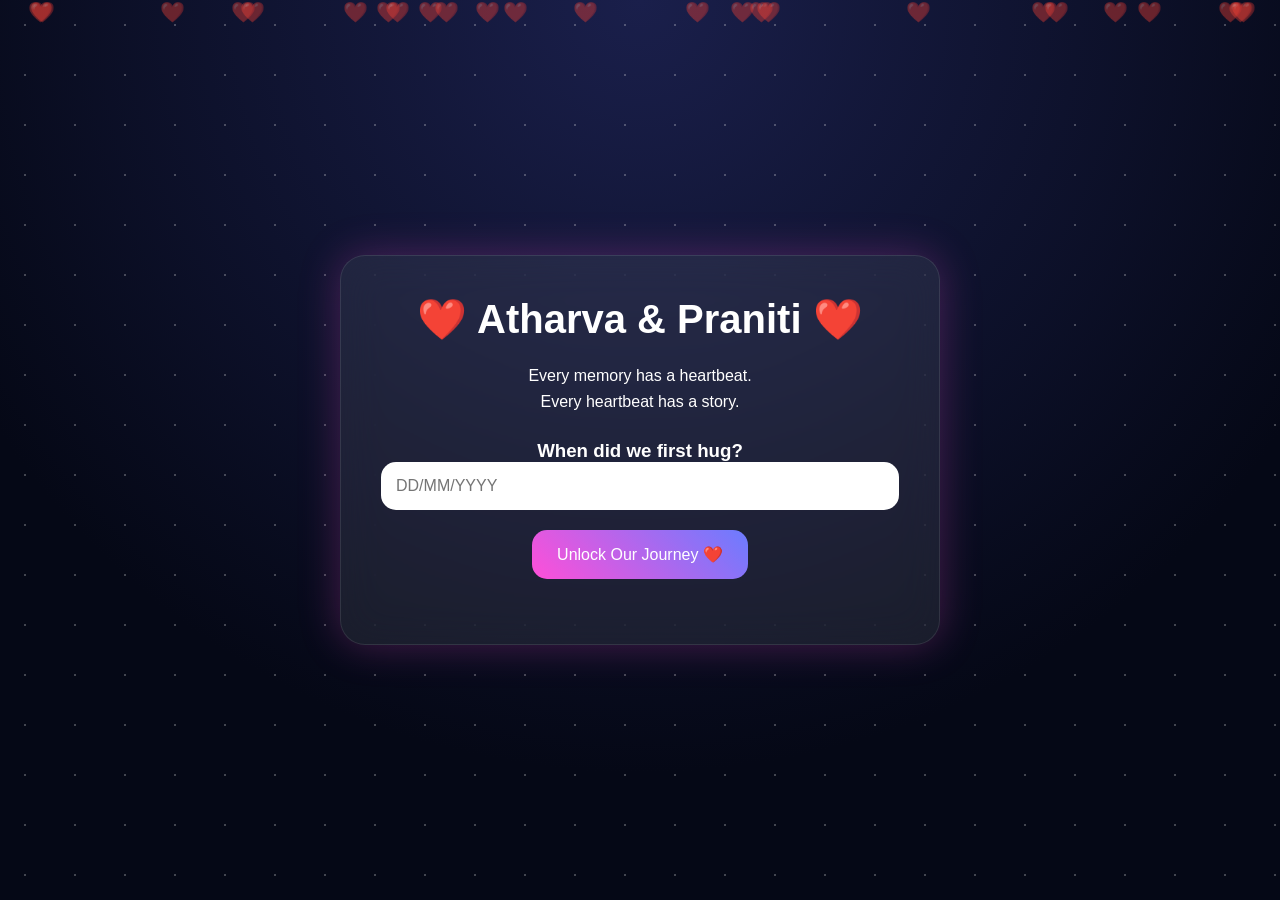
<file: index.html>
<!DOCTYPE html>
<html lang="en">

<head>

<meta charset="UTF-8">
<meta name="viewport" content="width=device-width, initial-scale=1.0">

<title>Atharva ❤️ Praniti | LOVE Vault</title>

<style>

*{
margin:0;
padding:0;
box-sizing:border-box;
font-family:'Segoe UI',sans-serif;
}

body{
background:
radial-gradient(circle at top,
#1a1f4b,
#050816 70%);

color:white;
overflow-x:hidden;
min-height:100vh;
}

/* STARS */

.stars{
position:fixed;
width:100%;
height:100%;
top:0;
left:0;

background-image:
radial-gradient(white 1px,transparent 1px);

background-size:50px 50px;

opacity:.25;
z-index:-3;
}

/* HEARTS */

.heart{
position:fixed;
font-size:20px;
animation:float 12s linear infinite;
opacity:.4;
pointer-events:none;
}

@keyframes float{

from{
transform:translateY(100vh);
}

to{
transform:translateY(-100px);
}

}

/* LOCK SCREEN */

.lock-screen{
height:100vh;
display:flex;
justify-content:center;
align-items:center;
padding:20px;
}

.lock-card{

background:
rgba(255,255,255,.08);

backdrop-filter:blur(20px);

padding:40px;

border-radius:25px;

max-width:600px;

width:100%;

text-align:center;

border:
1px solid rgba(255,255,255,.1);

box-shadow:
0 0 40px rgba(255,79,216,.25);
}

.lock-card h1{
font-size:2.5rem;
margin-bottom:20px;
}

.lock-card p{
margin-bottom:25px;
line-height:1.6;
}

input{
width:100%;
padding:15px;
border:none;
border-radius:15px;
margin-bottom:20px;
font-size:1rem;
}

button{

padding:15px 25px;

border:none;

border-radius:15px;

cursor:pointer;

background:
linear-gradient(
45deg,
#ff4fd8,
#6b7cff
);

color:white;

font-size:1rem;
}

#error{
margin-top:15px;
color:#ff8b8b;
}

/* HOME */

.home{
display:none;
padding:50px 20px;
}

.hero{
text-align:center;
padding:80px 20px;
}

.hero h1{
font-size:4rem;
margin-bottom:20px;
}

.hero p{
font-size:1.2rem;
opacity:.9;
}

/* MENU */

.menu{

display:grid;

grid-template-columns:
repeat(auto-fit,minmax(250px,1fr));

gap:25px;

max-width:1200px;

margin:auto;
}

.card{

background:
rgba(255,255,255,.08);

backdrop-filter:blur(20px);

padding:30px;

border-radius:25px;

text-decoration:none;

color:white;

transition:.4s;

border:
1px solid rgba(255,255,255,.1);
}

.card:hover{

transform:
translateY(-10px);

box-shadow:
0 0 40px rgba(255,79,216,.35);
}

.card h2{
margin-bottom:15px;
}

.footer{
text-align:center;
margin-top:80px;
opacity:.6;
}

</style>

</head>

<body>

<div class="stars"></div>

<div id="heartContainer"></div>

<!-- LOCK SCREEN -->

<div class="lock-screen"
id="lockScreen">

<div class="lock-card">

<h1>
❤️ Atharva & Praniti ❤️
</h1>

<p>

Every memory has a heartbeat.<br>
Every heartbeat has a story.

</p>

<h3 id="question"></h3>

<input
id="answer"
placeholder="DD/MM/YYYY">

<button onclick="unlockSite()">

Unlock Our Journey ❤️

</button>

<p id="error"></p>

</div>

</div>

<!-- HOME -->

<div class="home"
id="homePage">

<section class="hero">

<h1>
ATHARVA ❤️ PRANITI
</h1>

<p>

A Story Written By KRISHNA
And Protected By US

</p>

</section>

<section class="menu">

<a class="card"
href="timeline/index.html">

<h2>📅 Timeline</h2>

<p>
Our complete journey.
</p>

</a>

<a class="card"
href="messages/index.html">

<h2>💌 Messages</h2>

<p>
Letters and memories.
</p>

</a>

<a class="card"
href="counters/index.html">

<h2>😘 Counters</h2>

<p>
Kisses, hugs and milestones.
</p>

</a>

<a class="card"
href="gallery/index.html">

<h2>📸 Gallery</h2>

<p>
Photos, memories and beautiful moments.
</p>

</a>

<a class="card"
href="capsule/index.html">

<h2>🌙 Time Capsule</h2>

<p>
Letters for the future.
</p>

</a>

</section>

<div class="footer">

Made with ❤️ for Praniti

</div>

</div>

<script>

const questions=[

{
q:"When did she say YES?",
a:"21/03/2026"
},

{
q:"When was the Tuljapur blessing?",
a:"17/01/2025"
},

{
q:"When did we first hug?",
a:"09/03/2026"
},

{
q:"When did we first kiss?",
a:"02/04/2026"
}

];

const random=
questions[
Math.floor(
Math.random()*questions.length
)
];

document.getElementById("question")
.innerText=random.q;

function unlockSite(){

const answer=
document.getElementById("answer")
.value.trim();

if(answer===random.a){

document.getElementById("lockScreen")
.style.display="none";

document.getElementById("homePage")
.style.display="block";

}else{

document.getElementById("error")
.innerText=
"Wrong memory ❤️";

}

}

const container=
document.getElementById(
"heartContainer"
);

for(let i=0;i<25;i++){

const heart=
document.createElement("div");

heart.className="heart";

heart.innerHTML="❤️";

heart.style.left=
Math.random()*100+"%";

heart.style.animationDelay=
Math.random()*12+"s";

container.appendChild(
heart
);

}

</script>

</body>
</html>
</file>
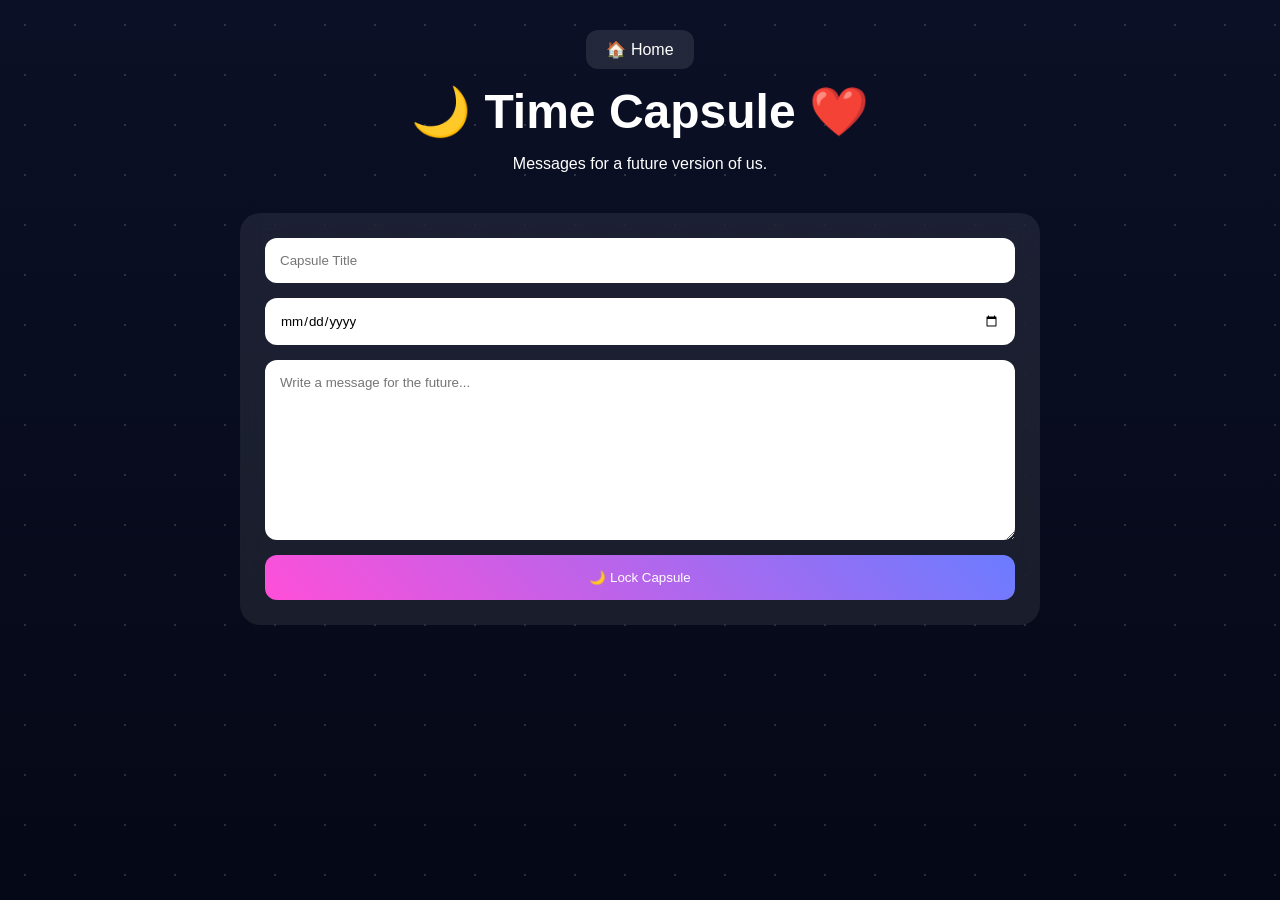
<file: capsule/index.html>
<!DOCTYPE html>
<html lang="en">
<head>
<meta charset="UTF-8">
<meta name="viewport" content="width=device-width, initial-scale=1.0">
<title>Time Capsule 🌙</title>

<link rel="stylesheet" href="capsule.css">
</head>

<body>

<div class="stars"></div>

<header>

<a href="../index.html" class="home-btn">
🏠 Home
</a>

<h1>🌙 Time Capsule ❤️</h1>

<p>
Messages for a future version of us.
</p>

</header>

<section class="capsule-form">

<input
type="text"
id="capsuleTitle"
placeholder="Capsule Title">

<input
type="date"
id="capsuleDate">

<textarea
id="capsuleMessage"
placeholder="Write a message for the future...">
</textarea>

<button onclick="saveCapsule()">
🌙 Lock Capsule
</button>

</section>

<section
id="capsuleContainer"
class="capsule-grid">
</section>

<script src="capsule.js"></script>

</body>
</html>
</file>
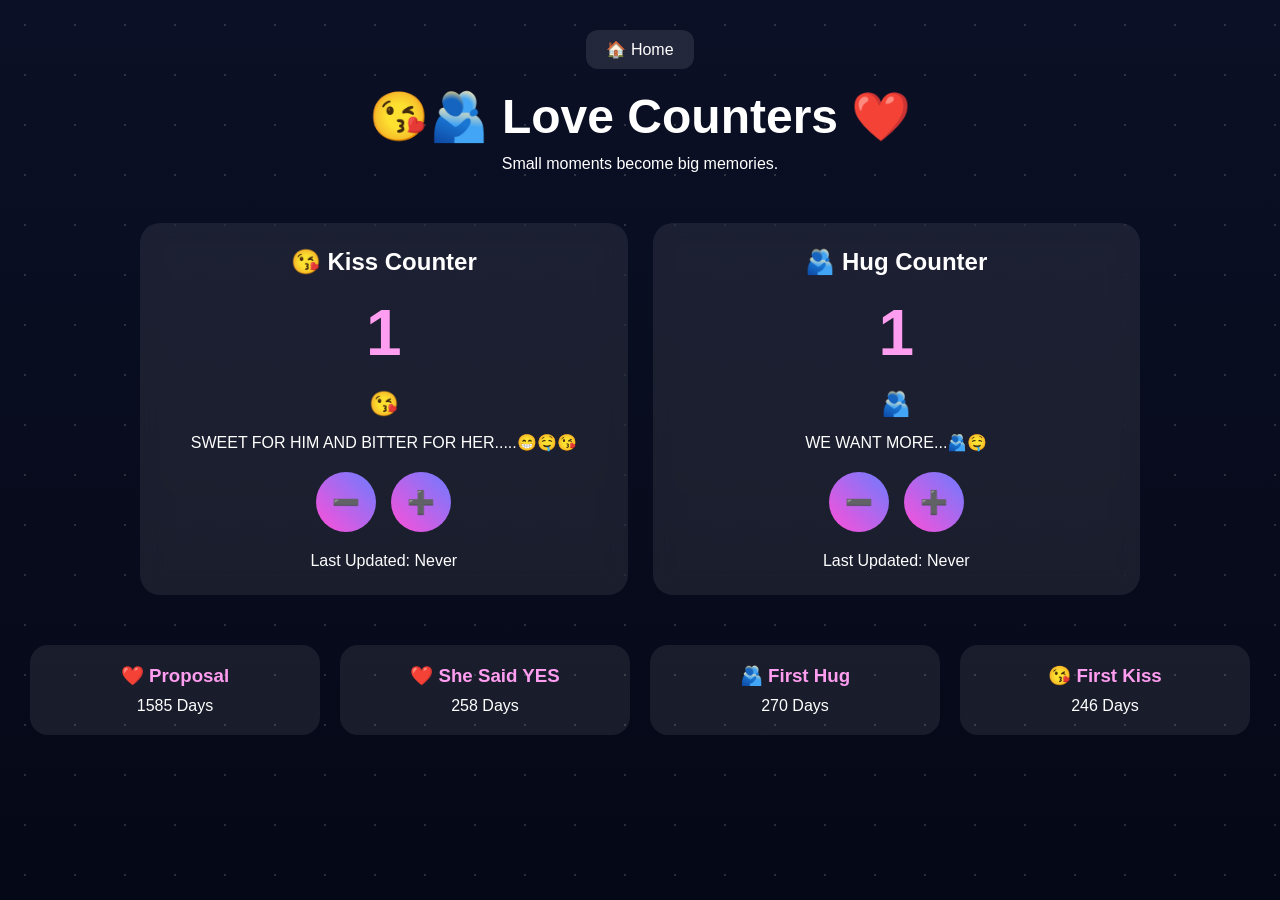
<file: counters/index.html>
<!DOCTYPE html>
<html lang="en">
<head>
<meta charset="UTF-8">
<meta name="viewport" content="width=device-width, initial-scale=1.0">
<title>Love Counters ❤️</title>

<link rel="stylesheet" href="counters.css">
</head>

<body>

<div class="stars"></div>

<header>

<a href="../index.html" class="home-btn">
🏠 Home
</a>

<h1>😘🫂 Love Counters ❤️</h1>

<p>
Small moments become big memories.
</p>

</header>

<section class="counter-grid">

<div class="counter-card">

<h2>😘 Kiss Counter</h2>

<div id="kissCount" class="count-number">1</div>

<div id="kissEmojis" class="emoji-display"></div>

<p>
SWEET FOR HIM AND BITTER FOR HER.....😁🤤😘
</p>

<div class="buttons">

<button onclick="changeKiss(-1)">➖</button>
<button onclick="changeKiss(1)">➕</button>

</div>

<div id="kissUpdated"></div>

</div>

<div class="counter-card">

<h2>🫂 Hug Counter</h2>

<div id="hugCount" class="count-number">1</div>

<div id="hugEmojis" class="emoji-display"></div>

<p>
WE WANT MORE...🫂🤤
</p>

<div class="buttons">

<button onclick="changeHug(-1)">➖</button>
<button onclick="changeHug(1)">➕</button>

</div>

<div id="hugUpdated"></div>

</div>

</section>

<section class="stats">

<div class="stat-card">
<h3>❤️ Proposal</h3>
<div id="proposalDays"></div>
</div>

<div class="stat-card">
<h3>❤️ She Said YES</h3>
<div id="yesDays"></div>
</div>

<div class="stat-card">
<h3>🫂 First Hug</h3>
<div id="hugDays"></div>
</div>

<div class="stat-card">
<h3>😘 First Kiss</h3>
<div id="kissDays"></div>
</div>

</section>

<script src="counters.js"></script>

</body>
</html>
</file>
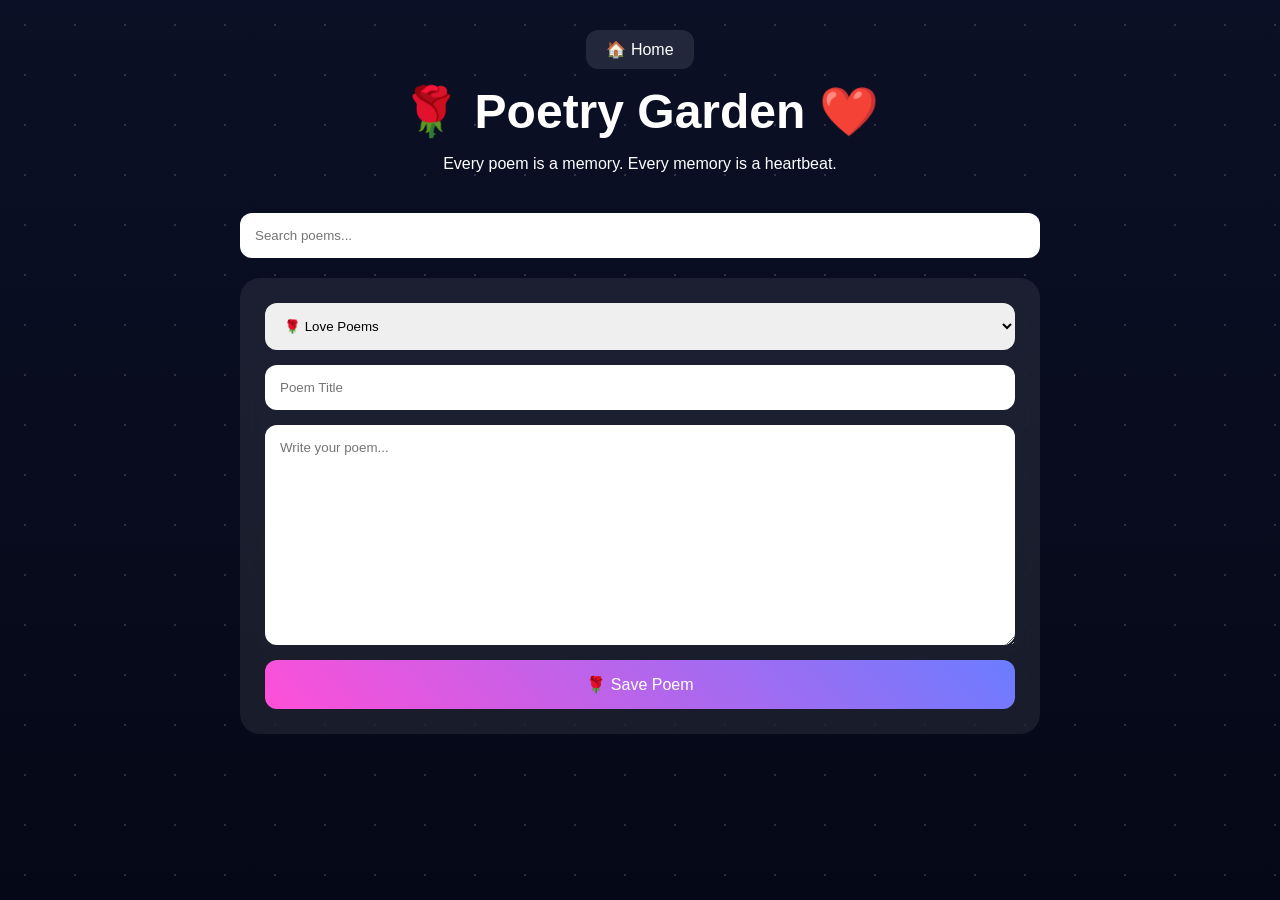
<file: poetry/index.html>
<!DOCTYPE html>
<html lang="en">
<head>
<meta charset="UTF-8">
<meta name="viewport" content="width=device-width, initial-scale=1.0">
<title>Poetry Garden 🌹</title>

<link rel="stylesheet" href="poetry.css">
</head>

<body>

<div class="stars"></div>

<header>

<a href="../index.html" class="home-btn">
🏠 Home
</a>

<h1>🌹 Poetry Garden ❤️</h1>

<p>
Every poem is a memory.
Every memory is a heartbeat.
</p>

</header>

<section class="controls">

<input
type="text"
id="searchBox"
placeholder="Search poems..."
oninput="renderPoems()">

</section>

<section class="poem-form">

<select id="poemCategory">

<option value="Love Poems">
🌹 Love Poems
</option>

<option value="Letters">
💌 Letters
</option>

<option value="Future Dreams">
✨ Future Dreams
</option>

<option value="Diary">
📖 Personal Diary
</option>

</select>

<input
type="text"
id="poemTitle"
placeholder="Poem Title">

<textarea
id="poemContent"
placeholder="Write your poem...">
</textarea>

<button onclick="savePoem()">
🌹 Save Poem
</button>

</section>

<section id="poemContainer"
class="poem-grid">

</section>

<script src="poetry.js"></script>

</body>
</html>
</file>
<file: capsule/capsule.css>
*{
margin:0;
padding:0;
box-sizing:border-box;
font-family:Segoe UI,sans-serif;
}

body{
background:
linear-gradient(
180deg,
#0b1026,
#050816
);

color:white;
min-height:100vh;
padding:30px;
}

.stars{
position:fixed;
inset:0;
background-image:
radial-gradient(
white 1px,
transparent 1px
);
background-size:50px 50px;
opacity:.15;
z-index:-1;
}

header{
text-align:center;
margin-bottom:40px;
}

header h1{
font-size:3rem;
margin:15px 0;
}

.home-btn{
display:inline-block;
padding:10px 20px;
background:rgba(255,255,255,.1);
border-radius:12px;
text-decoration:none;
color:white;
}

.capsule-form{
max-width:800px;
margin:auto;
display:flex;
flex-direction:column;
gap:15px;

background:
rgba(255,255,255,.08);

padding:25px;
border-radius:20px;
backdrop-filter:blur(12px);
}

.capsule-form input,
.capsule-form textarea{

padding:15px;
border:none;
border-radius:12px;
}

.capsule-form textarea{

height:180px;
resize:vertical;
}

button{

padding:15px;
border:none;
border-radius:12px;
cursor:pointer;

background:
linear-gradient(
45deg,
#ff4fd8,
#6b7cff
);

color:white;
}

.capsule-grid{

display:grid;
grid-template-columns:
repeat(auto-fit,minmax(320px,1fr));

gap:25px;
margin-top:50px;
}

.capsule-card{

background:
rgba(255,255,255,.08);

padding:25px;
border-radius:20px;
backdrop-filter:blur(12px);
}

.locked{
color:#ffc107;
font-weight:bold;
}

.unlocked{
color:#7cff7c;
font-weight:bold;
}

.timer{
margin:15px 0;
font-size:1rem;
line-height:1.8;
}

.message{
margin-top:15px;
white-space:pre-wrap;
}

.delete-btn{
margin-top:15px;
background:#ff5a5a;
}
</file>
<file: counters/counters.css>
*{
margin:0;
padding:0;
box-sizing:border-box;
font-family:Segoe UI,sans-serif;
}

body{
background:
linear-gradient(
180deg,
#0b1026,
#050816
);

color:white;
min-height:100vh;
padding:30px;
}

.stars{
position:fixed;
inset:0;
background-image:
radial-gradient(
white 1px,
transparent 1px
);
background-size:50px 50px;
opacity:.15;
z-index:-1;
}

header{
text-align:center;
margin-bottom:50px;
}

.home-btn{
display:inline-block;
padding:10px 20px;
background:rgba(255,255,255,.1);
border-radius:12px;
color:white;
text-decoration:none;
margin-bottom:20px;
}

header h1{
font-size:3rem;
margin-bottom:10px;
}

.counter-grid{
display:grid;
grid-template-columns:1fr 1fr;
gap:25px;
max-width:1000px;
margin:auto;
}

.counter-card{
background:rgba(255,255,255,.08);
padding:25px;
border-radius:20px;
text-align:center;
backdrop-filter:blur(12px);
}

.count-number{
font-size:4rem;
font-weight:bold;
margin:20px 0;
color:#ff9df0;
}

.emoji-display{
font-size:1.5rem;
margin-bottom:15px;
word-wrap:break-word;
}

.buttons{
display:flex;
justify-content:center;
gap:15px;
margin:20px 0;
}

button{
width:60px;
height:60px;
border:none;
border-radius:50%;
cursor:pointer;
font-size:1.4rem;
background:
linear-gradient(
45deg,
#ff4fd8,
#6b7cff
);
color:white;
}

.stats{
display:grid;
grid-template-columns:
repeat(auto-fit,minmax(220px,1fr));
gap:20px;
margin-top:50px;
}

.stat-card{
background:rgba(255,255,255,.08);
padding:20px;
border-radius:18px;
text-align:center;
}

.stat-card h3{
color:#ff9df0;
margin-bottom:10px;
}

@media(max-width:900px){

.counter-grid{
grid-template-columns:1fr;
}

}
</file>
<file: poetry/poetry.css>
*{
margin:0;
padding:0;
box-sizing:border-box;
font-family:Segoe UI,sans-serif;
}

body{

background:
linear-gradient(
180deg,
#0b1026,
#050816
);

color:white;

min-height:100vh;

padding:30px;

}

.stars{

position:fixed;

inset:0;

background-image:
radial-gradient(
white 1px,
transparent 1px
);

background-size:50px 50px;

opacity:.15;

z-index:-1;

}

header{

text-align:center;

margin-bottom:40px;

}

header h1{

font-size:3rem;

margin:15px 0;

}

.home-btn{

display:inline-block;

padding:10px 20px;

background:
rgba(255,255,255,.1);

border-radius:12px;

text-decoration:none;

color:white;

}

.controls{

max-width:800px;

margin:auto;

margin-bottom:20px;

}

.controls input{

width:100%;

padding:15px;

border:none;

border-radius:12px;

}

.poem-form{

max-width:800px;

margin:auto;

display:flex;

flex-direction:column;

gap:15px;

background:
rgba(255,255,255,.08);

padding:25px;

border-radius:20px;

backdrop-filter:blur(12px);

}

.poem-form input,
.poem-form textarea,
.poem-form select{

padding:15px;

border:none;

border-radius:12px;

}

.poem-form textarea{

height:220px;

resize:vertical;

}

button{

padding:15px;

border:none;

border-radius:12px;

cursor:pointer;

background:
linear-gradient(
45deg,
#ff4fd8,
#6b7cff
);

color:white;

font-size:1rem;

}

.poem-grid{

display:grid;

grid-template-columns:
repeat(auto-fit,minmax(320px,1fr));

gap:25px;

margin-top:50px;

}

.poem-card{

background:
rgba(255,255,255,.08);

padding:25px;

border-radius:20px;

backdrop-filter:blur(12px);

}

.poem-category{

color:#ff9df0;

font-size:.9rem;

margin-bottom:10px;

}

.poem-card h2{

margin-bottom:15px;

}

.poem-content{

white-space:pre-wrap;

line-height:1.7;

margin-bottom:20px;

}

.poem-date{

opacity:.7;

font-size:.85rem;

margin-bottom:15px;

}

.actions{

display:flex;

gap:10px;

flex-wrap:wrap;

}

.favorite-btn{

background:#ffc107;
color:black;
}

.edit-btn{

background:#6b7cff;
}

.delete-btn{

background:#ff5a5a;
}
</file>
